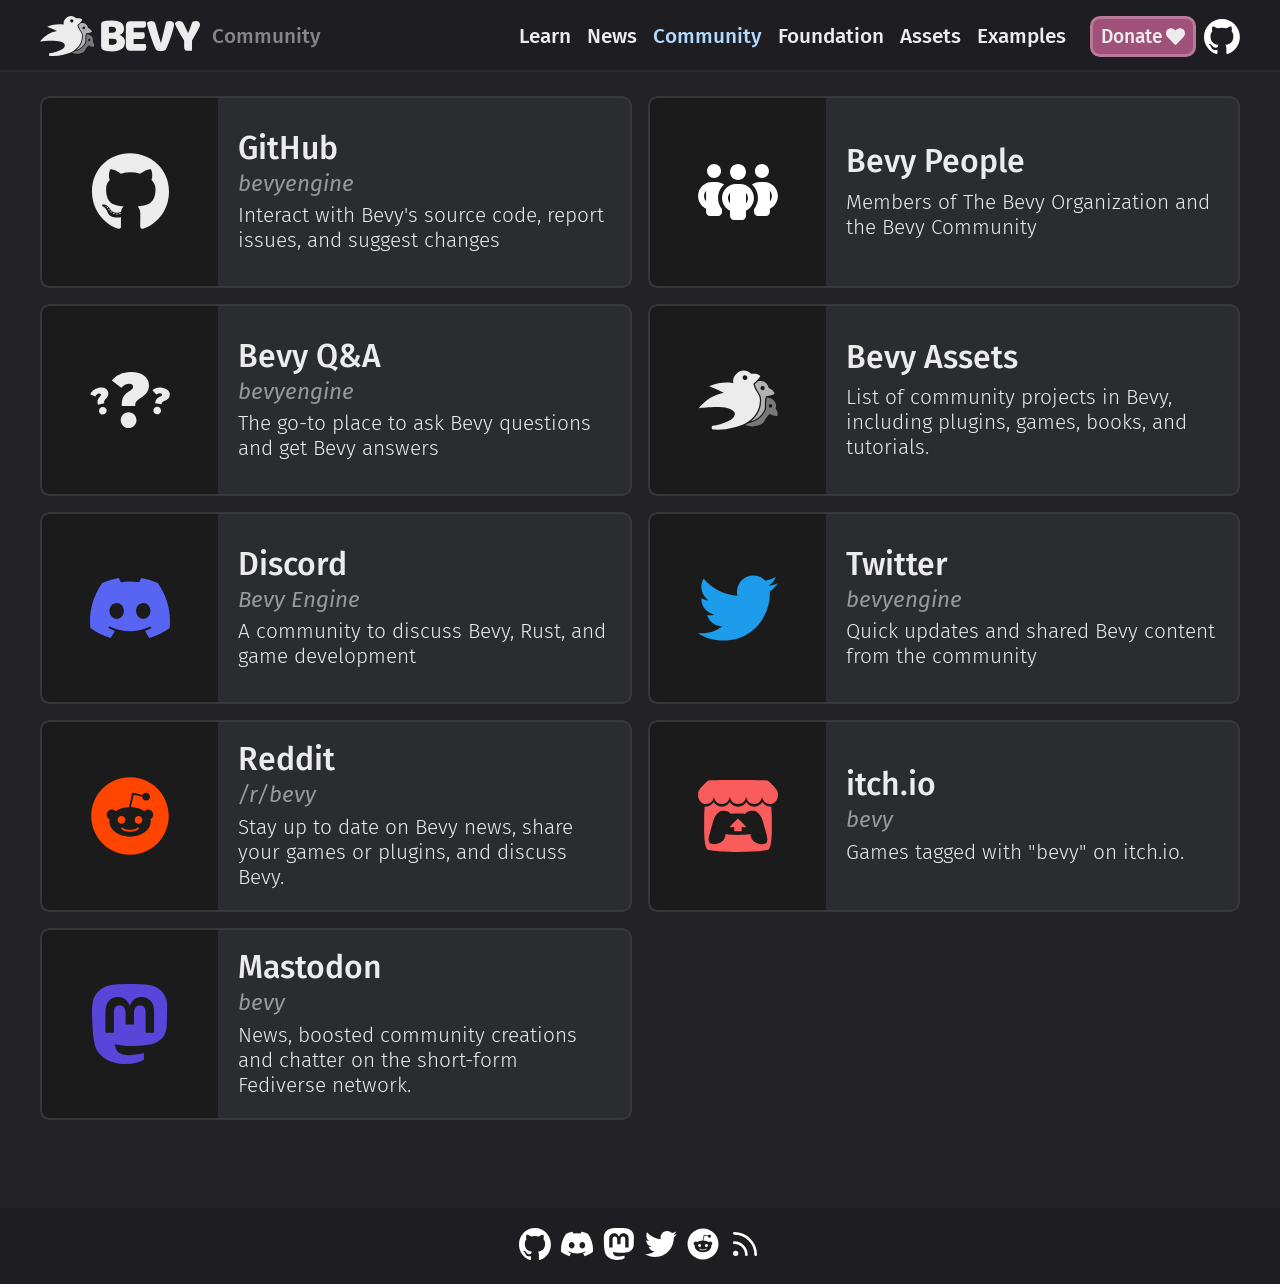
<file: community/index.html>
<!doctype html><html lang=en><head><meta charset=UTF-8><meta content="width=device-width,initial-scale=1" name=viewport><meta content="Bevy Community" property=og:title><meta content=website property=og:type><meta content=https://bevyengine.org//community/ property=og:url><meta content=https://bevyengine.org/assets/bevy_logo_fill.png property=og:image><meta content="Bevy is a refreshingly simple data-driven game engine built in Rust. It is free and open-source forever!" property=og:description><link rel="shortcut icon" href=/assets/favicon.png type=image/png><link href=/site.css rel=stylesheet><link href=/atom.xml rel=alternate type=application/atom+xml><title>Bevy Community</title><body><div class=layout><input class=hidden id=mobile-menu-state type=checkbox><header class="layout__header header print:hidden" data-mobile-menu-state-container><div class=header__content><label class=main-menu-backdrop for=mobile-menu-state></label><label class="header__hamburger button-square button-square--header" for=mobile-menu-state><img alt="Three horizontal lines stacked on top of eachother" height=16 src=/assets/icon-hamburger.svg width=20></label><div class=header__left-block><a class=header__logo href=/> <img alt="Bevy Engine" class=logo height=130 src=/assets/bevy_logo_dark.svg width=520> </a><div class=header__message>Community</div></div><nav class="header__menu main-menu" data-page-menu-switch-state-container role=navigation><div class=main-menu__header><a href=/> <img alt="Bevy Engine" class=logo height=130 src=/assets/bevy_logo_dark.svg width=520> </a><label class="button-square button-square--header" for=mobile-menu-state><img alt="A saltire or x-cross" height=16 src=/assets/icon-times.svg width=16></label></div><div class=main-menu__content><div class=main-menu__page-menu></div><ul class=main-menu__menu><li class="main-menu__entry main-menu__entry--getting-started"><a class=main-menu__link href=/learn/quick-start/getting-started> <span>Getting Started</span> </a><li class=main-menu__entry><a class=main-menu__link href=/learn> <span>Learn</span> </a><li class=main-menu__entry><a class=main-menu__link href=/news> <span>News</span> </a><li class=main-menu__entry><a class="main-menu__link main-menu__link--active" href=/community> <span>Community</span> </a><li class=main-menu__entry><a class=main-menu__link href=/foundation> <span>Foundation</span> </a><li class=main-menu__entry><a class=main-menu__link href=/assets> <span>Assets</span> </a><li class=main-menu__entry><a class=main-menu__link href=/examples> <span>Examples</span> </a></ul></div></nav><div class=header__cta-container><a class="button button--pink header__cta" href=/donate>Donate <img alt="heart icon" class=button__icon height=512 src=/assets/heart.svg width=512> </a><a class="header__cta header__cta--github" href=https://github.com/bevyengine/bevy> <img alt="GitHub repo" height=96 src=/assets/github-mark-white.svg width=98> </a></div></div></header><main class=layout__content><div class=container><div class="padded-content item-grid item-grid--two-cols"><a class=link-card href=https://github.com/bevyengine/bevy> <div class=link-card__img-wrapper><img alt="GitHub logo" class="link-card__img link-card__img--small" height=80 src=/assets/github.svg width=80></div> <div class=link-card__content><h2 class=link-card__title>GitHub</h2><div class=link-card__subtitle>bevyengine</div><p class=link-card__description>Interact with Bevy's source code, report issues, and suggest changes</div> </a><a class=link-card href=/community/people/> <div class=link-card__img-wrapper><img alt="People image" class="link-card__img link-card__img--small" height=80 src=/assets/people.svg width=80></div> <div class=link-card__content><h2 class=link-card__title>Bevy People</h2><p class=link-card__description>Members of The Bevy Organization and the Bevy Community</div> </a><a class=link-card href=https://github.com/bevyengine/bevy/discussions/categories/q-a> <div class=link-card__img-wrapper><img alt="Q and A logo" class="link-card__img link-card__img--small" height=80 src=/assets/q_and_a.svg width=80></div> <div class=link-card__content><h2 class=link-card__title>Bevy Q&A</h2><div class=link-card__subtitle>bevyengine</div><p class=link-card__description>The go-to place to ask Bevy questions and get Bevy answers</div> </a><a class=link-card href=/assets/> <div class=link-card__img-wrapper><img alt="Bevy logo" class="link-card__img link-card__img--small" height=80 src=/assets/bevy_icon_dark.svg width=80></div> <div class=link-card__content><h2 class=link-card__title>Bevy Assets</h2><p class=link-card__description>List of community projects in Bevy, including plugins, games, books, and tutorials.</div> </a><a class=link-card href=https://discord.gg/bevy> <div class=link-card__img-wrapper><img alt="Discord logo" class="link-card__img link-card__img--small" height=80 src=/assets/discord.svg width=80></div> <div class=link-card__content><h2 class=link-card__title>Discord</h2><div class=link-card__subtitle>Bevy Engine</div><p class=link-card__description>A community to discuss Bevy, Rust, and game development</div> </a><a class=link-card href=https://twitter.com/BevyEngine> <div class=link-card__img-wrapper><img alt="Twitter logo" class="link-card__img link-card__img--small" height=80 src=/assets/twitter.svg width=80></div> <div class=link-card__content><h2 class=link-card__title>Twitter</h2><div class=link-card__subtitle>bevyengine</div><p class=link-card__description>Quick updates and shared Bevy content from the community</div> </a><a class=link-card href=https://www.reddit.com/r/bevy/> <div class=link-card__img-wrapper><img alt="Reddit logo" class="link-card__img link-card__img--small" height=80 src=/assets/reddit.svg width=80></div> <div class=link-card__content><h2 class=link-card__title>Reddit</h2><div class=link-card__subtitle>/r/bevy</div><p class=link-card__description>Stay up to date on Bevy news, share your games or plugins, and discuss Bevy.</div> </a><a class=link-card href=https://itch.io/games/tag-bevy> <div class=link-card__img-wrapper><img alt="itch.io logo" class="link-card__img link-card__img--small" height=80 src=/assets/itchio-textless.svg width=80></div> <div class=link-card__content><h2 class=link-card__title>itch.io</h2><div class=link-card__subtitle>bevy</div><p class=link-card__description>Games tagged with "bevy" on itch.io.</div> </a><a class=link-card href=https://mastodon.social/@bevy> <div class=link-card__img-wrapper><img alt="Mastodon logo" class="link-card__img link-card__img--small" height=80 src=/assets/mastodon-logo-purple.svg width=80></div> <div class=link-card__content><h2 class=link-card__title>Mastodon</h2><div class=link-card__subtitle>bevy</div><p class=link-card__description>News, boosted community creations and chatter on the short-form Fediverse network.</div> </a></div></div></main><footer class=print:hidden><div class=footer__social-container><a class=footer__social href=https://github.com/bevyengine/bevy> <img alt="Bevy engine's GitHub repo" height=32 src=/assets/github-mark-white.svg width=32> </a><a class=footer__social href=https://discord.gg/bevy> <img alt="Bevy Discord server" height=32 src=/assets/discord.svg width=32> </a><a class=footer__social href=https://mastodon.social/@bevy> <img alt="Bevy Mastodon account" height=32 src=/assets/mastodon-logo-purple.svg width=32> </a><a class=footer__social href=https://twitter.com/BevyEngine> <img alt="Bevy Twitter account" height=32 src=/assets/twitter.svg width=32> </a><a class=footer__social href=https://www.reddit.com/r/bevy/> <img alt="Bevy subreddit" height=32 src=/assets/reddit.svg width=32> </a><a class=footer__social href=/atom.xml> <img alt="Bevy news feed" height=32 src=/assets/feed.svg width=32> </a></div></footer></div><script>const search_params=new URLSearchParams(window.location.search);if(search_params.has(`show_drafts`)||document.cookie.indexOf(`show_drafts`)>=0){let a=`show_drafts`;if(search_params.get(a)===`0`){document.cookie=`show_drafts=;path=/;expires=Thu, 01 Jan 1970 00:00:00 UTC`}else{document.cookie=`show_drafts=1;path=/`;document.body.classList.add(a)}}</script>
</file>
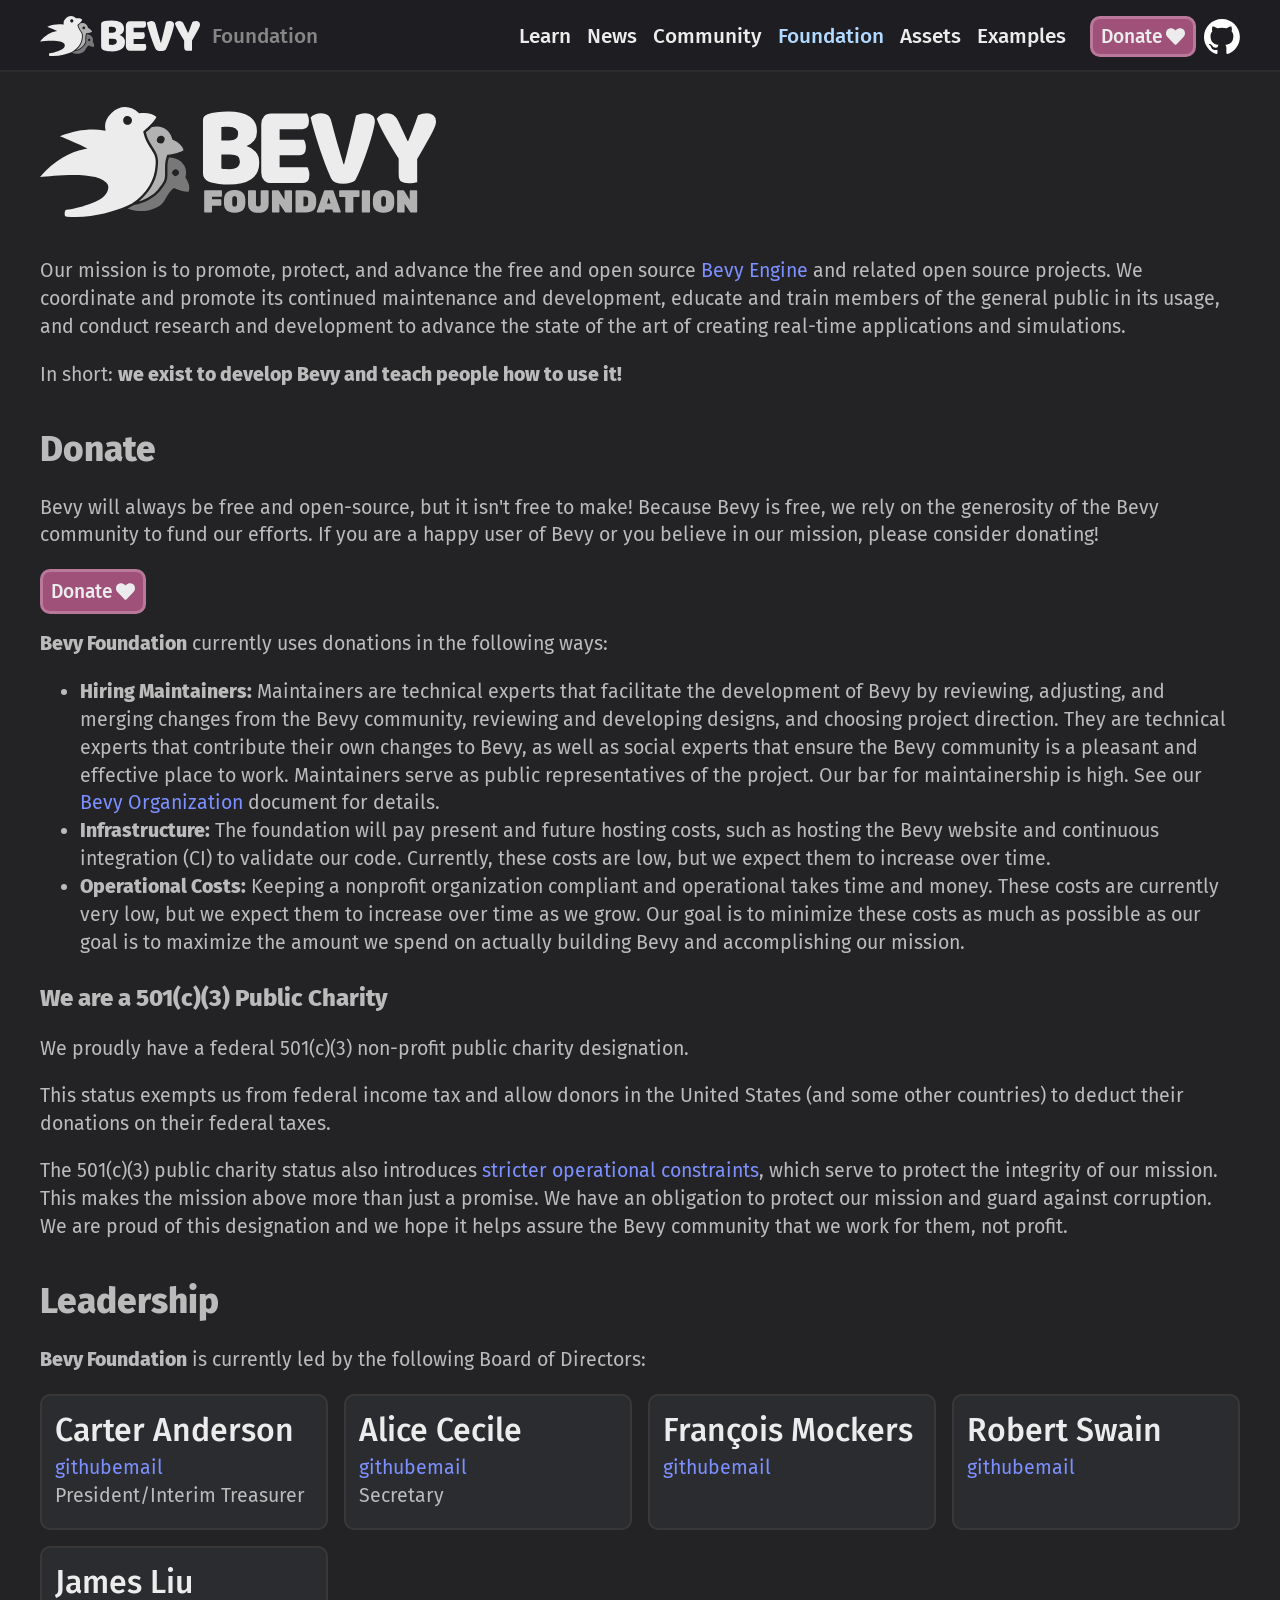
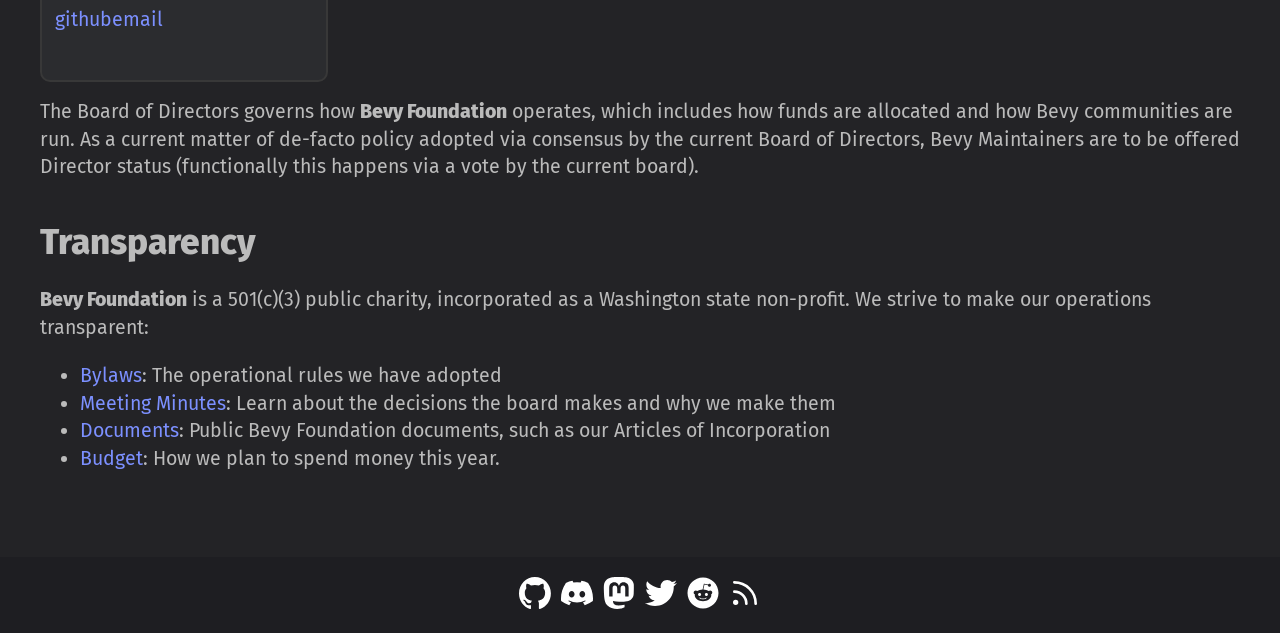
<file: foundation/index.html>
<!doctype html><html lang=en><head><meta charset=UTF-8><meta content="width=device-width,initial-scale=1" name=viewport><meta content="Bevy Foundation" property=og:title><meta content=website property=og:type><meta content=https://bevyengine.org//foundation/ property=og:url><meta content=https://bevyengine.org/assets/bevy_logo_fill.png property=og:image><meta content="Bevy is a refreshingly simple data-driven game engine built in Rust. It is free and open-source forever!" property=og:description><link rel="shortcut icon" href=/assets/favicon.png type=image/png><link href=/site.css rel=stylesheet><link href=/atom.xml rel=alternate type=application/atom+xml><title>Bevy Foundation</title><body><div class=layout><input class=hidden id=mobile-menu-state type=checkbox><header class="layout__header header print:hidden" data-mobile-menu-state-container><div class=header__content><label class=main-menu-backdrop for=mobile-menu-state></label><label class="header__hamburger button-square button-square--header" for=mobile-menu-state><img alt="Three horizontal lines stacked on top of eachother" height=16 src=/assets/icon-hamburger.svg width=20></label><div class=header__left-block><a class=header__logo href=/> <img alt="Bevy Engine" class=logo height=130 src=/assets/bevy_logo_dark.svg width=520> </a><div class=header__message>Foundation</div></div><nav class="header__menu main-menu" data-page-menu-switch-state-container role=navigation><div class=main-menu__header><a href=/> <img alt="Bevy Engine" class=logo height=130 src=/assets/bevy_logo_dark.svg width=520> </a><label class="button-square button-square--header" for=mobile-menu-state><img alt="A saltire or x-cross" height=16 src=/assets/icon-times.svg width=16></label></div><div class=main-menu__content><div class=main-menu__page-menu></div><ul class=main-menu__menu><li class="main-menu__entry main-menu__entry--getting-started"><a class=main-menu__link href=/learn/quick-start/getting-started> <span>Getting Started</span> </a><li class=main-menu__entry><a class=main-menu__link href=/learn> <span>Learn</span> </a><li class=main-menu__entry><a class=main-menu__link href=/news> <span>News</span> </a><li class=main-menu__entry><a class=main-menu__link href=/community> <span>Community</span> </a><li class=main-menu__entry><a class="main-menu__link main-menu__link--active" href=/foundation> <span>Foundation</span> </a><li class=main-menu__entry><a class=main-menu__link href=/assets> <span>Assets</span> </a><li class=main-menu__entry><a class=main-menu__link href=/examples> <span>Examples</span> </a></ul></div></nav><div class=header__cta-container><a class="button button--pink header__cta" href=/donate>Donate <img alt="heart icon" class=button__icon height=512 src=/assets/heart.svg width=512> </a><a class="header__cta header__cta--github" href=https://github.com/bevyengine/bevy> <img alt="GitHub repo" height=96 src=/assets/github-mark-white.svg width=98> </a></div></div></header><main class=layout__content><div class=container><div class=media-content><img alt="Bevy Foundation Logo" class=foundation-logo src=/assets/bevy_foundation.svg><p>Our mission is to promote, protect, and advance the free and open source <a href=/>Bevy Engine</a> and related open source projects. We coordinate and promote its continued maintenance and development, educate and train members of the general public in its usage, and conduct research and development to advance the state of the art of creating real-time applications and simulations.<p>In short: <b>we exist to develop Bevy and teach people how to use it!</b><h2>Donate</h2><p>Bevy will always be free and open-source, but it isn't free to make! Because Bevy is free, we rely on the generosity of the Bevy community to fund our efforts. If you are a happy user of Bevy or you believe in our mission, please consider donating!<div style=margin-bottom:1rem><a class="button button--pink header__cta" href=/donate>Donate <img alt="heart icon" class=button__icon src=/assets/heart.svg></a></div><b>Bevy Foundation</b> currently uses donations in the following ways: <ul><li><b>Hiring Maintainers:</b> Maintainers are technical experts that facilitate the development of Bevy by reviewing, adjusting, and merging changes from the Bevy community, reviewing and developing designs, and choosing project direction. They are technical experts that contribute their own changes to Bevy, as well as social experts that ensure the Bevy community is a pleasant and effective place to work. Maintainers serve as public representatives of the project. Our bar for maintainership is high. See our <a href=https://bevyengine.org/learn/contribute/project-information/bevy-organization/#maintainer>Bevy Organization</a> document for details.<li><b>Infrastructure:</b> The foundation will pay present and future hosting costs, such as hosting the Bevy website and continuous integration (CI) to validate our code. Currently, these costs are low, but we expect them to increase over time.<li><b>Operational Costs:</b> Keeping a nonprofit organization compliant and operational takes time and money. These costs are currently very low, but we expect them to increase over time as we grow. Our goal is to minimize these costs as much as possible as our goal is to maximize the amount we spend on actually building Bevy and accomplishing our mission.</ul><h3>We are a 501(c)(3) Public Charity</h3><p>We proudly have a federal 501(c)(3) non-profit public charity designation.<p>This status exempts us from federal income tax and allow donors in the United States (and some other countries) to deduct their donations on their federal taxes.<p>The 501(c)(3) public charity status also introduces <a href=https://www.501c3.org/what-is-a-501c3/>stricter operational constraints</a>, which serve to protect the integrity of our mission. This makes the mission above more than just a promise. We have an obligation to protect our mission and guard against corruption. We are proud of this designation and we hope it helps assure the Bevy community that we work for them, not profit.<h2>Leadership</h2><p><b>Bevy Foundation</b> is currently led by the following Board of Directors:<div class="item-grid item-grid--multi-cols"><div class="card director-card" onclick="location.href='https://github.com/cart';"><div class="card-text media-content card-dense"><div class=card-title><div>Carter Anderson</div></div><a href=https://github.com/cart>github</a><a href=mailto:cart@bevyengine.org>email</a><div>President/Interim Treasurer</div></div></div><div class="card director-card" onclick="location.href='https://github.com/alice-i-cecile'"><div class="card-text media-content card-dense"><div class=card-title><div>Alice Cecile</div></div><a href=https://github.com/alice-i-cecile>github</a><a href=mailto:alice@bevyengine.org>email</a><div>Secretary</div></div></div><div class="card director-card" onclick="location.href='https://github.com/mockersf'"><div class="card-text media-content card-dense"><div class=card-title><div>François Mockers</div></div><a href=https://github.com/mockersf>github</a><a href=mailto:francois@bevyengine.org>email</a></div></div><div class="card director-card" onclick="location.href='https://github.com/superdump'"><div class="card-text media-content card-dense"><div class=card-title><div>Robert Swain</div></div><a href=https://github.com/superdump>github</a><a href=mailto:rob@bevyengine.org>email</a></div></div><div class="card director-card" onclick="location.href='https://github.com/james7132'"><div class="card-text media-content card-dense"><div class=card-title><div>James Liu</div></div><a href=https://github.com/james7132>github</a><a href=mailto:james@bevyengine.org>email</a></div></div></div><div style=margin-top:1rem>The Board of Directors governs how <b>Bevy Foundation</b> operates, which includes how funds are allocated and how Bevy communities are run. As a current matter of de-facto policy adopted via consensus by the current Board of Directors, Bevy Maintainers are to be offered Director status (functionally this happens via a vote by the current board).</div><h2>Transparency</h2><p><b>Bevy Foundation</b> is a 501(c)(3) public charity, incorporated as a Washington state non-profit. We strive to make our operations transparent:<ul><li><a href=/foundation/bylaws>Bylaws</a>: The operational rules we have adopted<li><a href=/foundation/meeting-minutes>Meeting Minutes</a>: Learn about the decisions the board makes and why we make them<li><a href="https://drive.google.com/drive/u/0/folders/1Q_vdAaI0tsWZdcddL9lDicDZhjPl79s9?ths=true">Documents</a>: Public Bevy Foundation documents, such as our Articles of Incorporation<li><a href=/foundation/budget>Budget</a>: How we plan to spend money this year.</ul></div></div></main><footer class=print:hidden><div class=footer__social-container><a class=footer__social href=https://github.com/bevyengine/bevy> <img alt="Bevy engine's GitHub repo" height=32 src=/assets/github-mark-white.svg width=32> </a><a class=footer__social href=https://discord.gg/bevy> <img alt="Bevy Discord server" height=32 src=/assets/discord.svg width=32> </a><a class=footer__social href=https://mastodon.social/@bevy> <img alt="Bevy Mastodon account" height=32 src=/assets/mastodon-logo-purple.svg width=32> </a><a class=footer__social href=https://twitter.com/BevyEngine> <img alt="Bevy Twitter account" height=32 src=/assets/twitter.svg width=32> </a><a class=footer__social href=https://www.reddit.com/r/bevy/> <img alt="Bevy subreddit" height=32 src=/assets/reddit.svg width=32> </a><a class=footer__social href=/atom.xml> <img alt="Bevy news feed" height=32 src=/assets/feed.svg width=32> </a></div></footer></div><script>const search_params=new URLSearchParams(window.location.search);if(search_params.has(`show_drafts`)||document.cookie.indexOf(`show_drafts`)>=0){let a=`show_drafts`;if(search_params.get(a)===`0`){document.cookie=`show_drafts=;path=/;expires=Thu, 01 Jan 1970 00:00:00 UTC`}else{document.cookie=`show_drafts=1;path=/`;document.body.classList.add(a)}}</script>
</file>
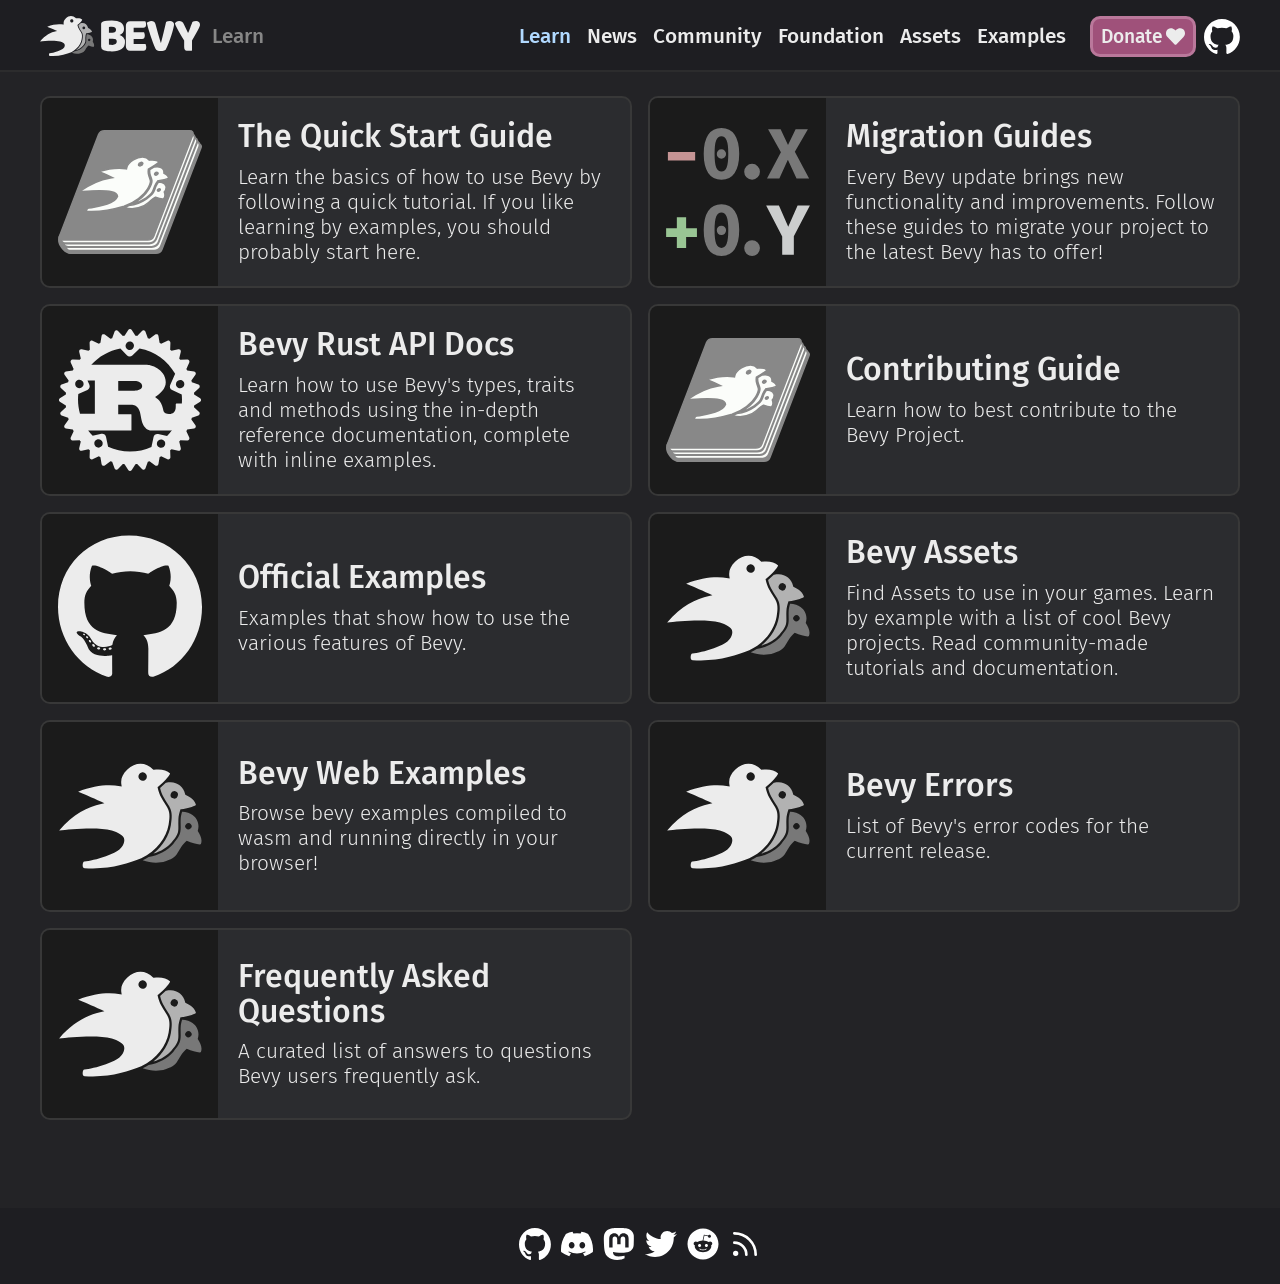
<file: learn/index.html>
<!doctype html><html lang=en><head><meta charset=UTF-8><meta content="width=device-width,initial-scale=1" name=viewport><meta content="Learn Bevy" property=og:title><meta content=website property=og:type><meta content=https://bevyengine.org//learn/ property=og:url><meta content=https://bevyengine.org/assets/bevy_logo_fill.png property=og:image><meta content="Bevy is a refreshingly simple data-driven game engine built in Rust. It is free and open-source forever!" property=og:description><link rel="shortcut icon" href=/assets/favicon.png type=image/png><link href=/site.css rel=stylesheet><link href=/atom.xml rel=alternate type=application/atom+xml><title>Learn Bevy</title><body><div class=layout><input class=hidden id=mobile-menu-state type=checkbox><header class="layout__header header print:hidden" data-mobile-menu-state-container><div class=header__content><label class=main-menu-backdrop for=mobile-menu-state></label><label class="header__hamburger button-square button-square--header" for=mobile-menu-state><img alt="Three horizontal lines stacked on top of eachother" height=16 src=/assets/icon-hamburger.svg width=20></label><div class=header__left-block><a class=header__logo href=/> <img alt="Bevy Engine" class=logo height=130 src=/assets/bevy_logo_dark.svg width=520> </a><div class=header__message>Learn</div></div><nav class="header__menu main-menu" data-page-menu-switch-state-container role=navigation><div class=main-menu__header><a href=/> <img alt="Bevy Engine" class=logo height=130 src=/assets/bevy_logo_dark.svg width=520> </a><label class="button-square button-square--header" for=mobile-menu-state><img alt="A saltire or x-cross" height=16 src=/assets/icon-times.svg width=16></label></div><div class=main-menu__content><div class=main-menu__page-menu></div><ul class=main-menu__menu><li class="main-menu__entry main-menu__entry--getting-started"><a class=main-menu__link href=/learn/quick-start/getting-started> <span>Getting Started</span> </a><li class=main-menu__entry><a class="main-menu__link main-menu__link--active" href=/learn> <span>Learn</span> </a><li class=main-menu__entry><a class=main-menu__link href=/news> <span>News</span> </a><li class=main-menu__entry><a class=main-menu__link href=/community> <span>Community</span> </a><li class=main-menu__entry><a class=main-menu__link href=/foundation> <span>Foundation</span> </a><li class=main-menu__entry><a class=main-menu__link href=/assets> <span>Assets</span> </a><li class=main-menu__entry><a class=main-menu__link href=/examples> <span>Examples</span> </a></ul></div></nav><div class=header__cta-container><a class="button button--pink header__cta" href=/donate>Donate <img alt="heart icon" class=button__icon height=512 src=/assets/heart.svg width=512> </a><a class="header__cta header__cta--github" href=https://github.com/bevyengine/bevy> <img alt="GitHub repo" height=96 src=/assets/github-mark-white.svg width=98> </a></div></div></header><main class=layout__content><div class=container><div class="padded-content item-grid item-grid--two-cols"><a class=link-card href=/learn/quick-start/introduction> <div class=link-card__img-wrapper><img alt="Bevy book" class=link-card__img height=190 src=/assets/book.svg width=180></div> <div class=link-card__content><h2 class=link-card__title>The Quick Start Guide</h2><p class=link-card__description>Learn the basics of how to use Bevy by following a quick tutorial. If you like learning by examples, you should probably start here.</div> </a><a class=link-card href=/learn/migration-guides/introduction> <div class=link-card__img-wrapper><img alt="Versions diff" class=link-card__img height=190 src=/assets/migration-guides.svg width=180></div> <div class=link-card__content><h2 class=link-card__title>Migration Guides</h2><p class=link-card__description>Every Bevy update brings new functionality and improvements. Follow these guides to migrate your project to the latest Bevy has to offer!</div> </a><a class=link-card href=https://docs.rs/bevy> <div class=link-card__img-wrapper><img alt="Rust logo" class=link-card__img height=190 src=/assets/rust-logo-light.svg width=180></div> <div class=link-card__content><h2 class=link-card__title>Bevy Rust API Docs</h2><p class=link-card__description>Learn how to use Bevy's types, traits and methods using the in-depth reference documentation, complete with inline examples.</div> </a><a class=link-card href=/learn/contribute/introduction> <div class=link-card__img-wrapper><img alt="A slanted book" class=link-card__img height=190 src=/assets/book.svg width=180></div> <div class=link-card__content><h2 class=link-card__title>Contributing Guide</h2><p class=link-card__description>Learn how to best contribute to the Bevy Project.</div> </a><a class=link-card href=https://github.com/bevyengine/bevy/tree/latest/examples#examples> <div class=link-card__img-wrapper><img alt="GitHub logo" class=link-card__img height=190 src=/assets/github.svg width=180></div> <div class=link-card__content><h2 class=link-card__title>Official Examples</h2><p class=link-card__description>Examples that show how to use the various features of Bevy.</div> </a><a class=link-card href=/assets> <div class=link-card__img-wrapper><img alt="Bevy logo" class=link-card__img height=190 src=/assets/bevy_icon_dark.svg width=180></div> <div class=link-card__content><h2 class=link-card__title>Bevy Assets</h2><p class=link-card__description>Find Assets to use in your games. Learn by example with a list of cool Bevy projects. Read community-made tutorials and documentation.</div> </a><a class=link-card href=/examples> <div class=link-card__img-wrapper><img alt="Bevy logo" class=link-card__img height=190 src=/assets/bevy_icon_dark.svg width=180></div> <div class=link-card__content><h2 class=link-card__title>Bevy Web Examples</h2><p class=link-card__description>Browse bevy examples compiled to wasm and running directly in your browser!</div> </a><a class=link-card href=/learn/errors/introduction> <div class=link-card__img-wrapper><img alt="Bevy logo" class=link-card__img height=190 src=/assets/bevy_icon_dark.svg width=180></div> <div class=link-card__content><h2 class=link-card__title>Bevy Errors</h2><p class=link-card__description>List of Bevy's error codes for the current release.</div> </a><a class=link-card href=/faq> <div class=link-card__img-wrapper><img alt="Bevy logo" class=link-card__img height=190 src=/assets/bevy_icon_dark.svg width=180></div> <div class=link-card__content><h2 class=link-card__title>Frequently Asked Questions</h2><p class=link-card__description>A curated list of answers to questions Bevy users frequently ask.</div> </a></div></div></main><footer class=print:hidden><div class=footer__social-container><a class=footer__social href=https://github.com/bevyengine/bevy> <img alt="Bevy engine's GitHub repo" height=32 src=/assets/github-mark-white.svg width=32> </a><a class=footer__social href=https://discord.gg/bevy> <img alt="Bevy Discord server" height=32 src=/assets/discord.svg width=32> </a><a class=footer__social href=https://mastodon.social/@bevy> <img alt="Bevy Mastodon account" height=32 src=/assets/mastodon-logo-purple.svg width=32> </a><a class=footer__social href=https://twitter.com/BevyEngine> <img alt="Bevy Twitter account" height=32 src=/assets/twitter.svg width=32> </a><a class=footer__social href=https://www.reddit.com/r/bevy/> <img alt="Bevy subreddit" height=32 src=/assets/reddit.svg width=32> </a><a class=footer__social href=/atom.xml> <img alt="Bevy news feed" height=32 src=/assets/feed.svg width=32> </a></div></footer></div><script>const search_params=new URLSearchParams(window.location.search);if(search_params.has(`show_drafts`)||document.cookie.indexOf(`show_drafts`)>=0){let a=`show_drafts`;if(search_params.get(a)===`0`){document.cookie=`show_drafts=;path=/;expires=Thu, 01 Jan 1970 00:00:00 UTC`}else{document.cookie=`show_drafts=1;path=/`;document.body.classList.add(a)}}</script>
</file>
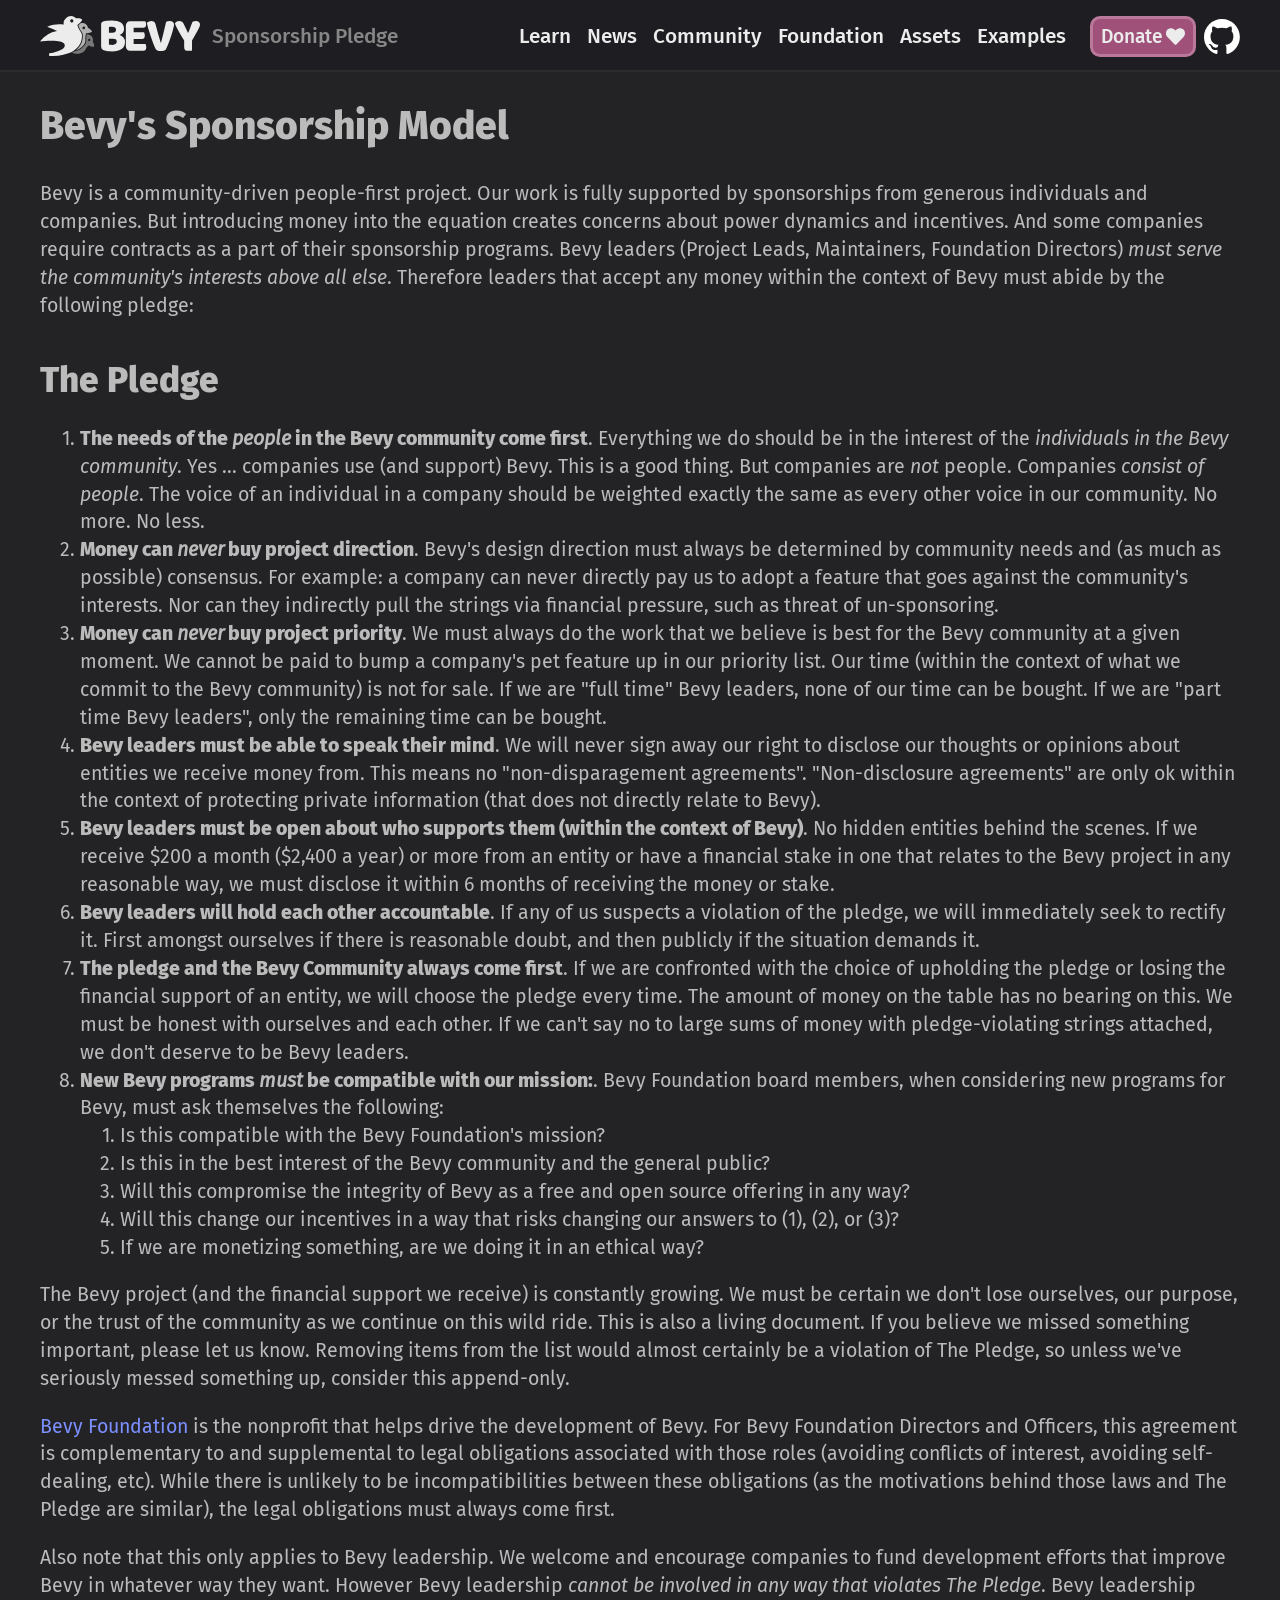
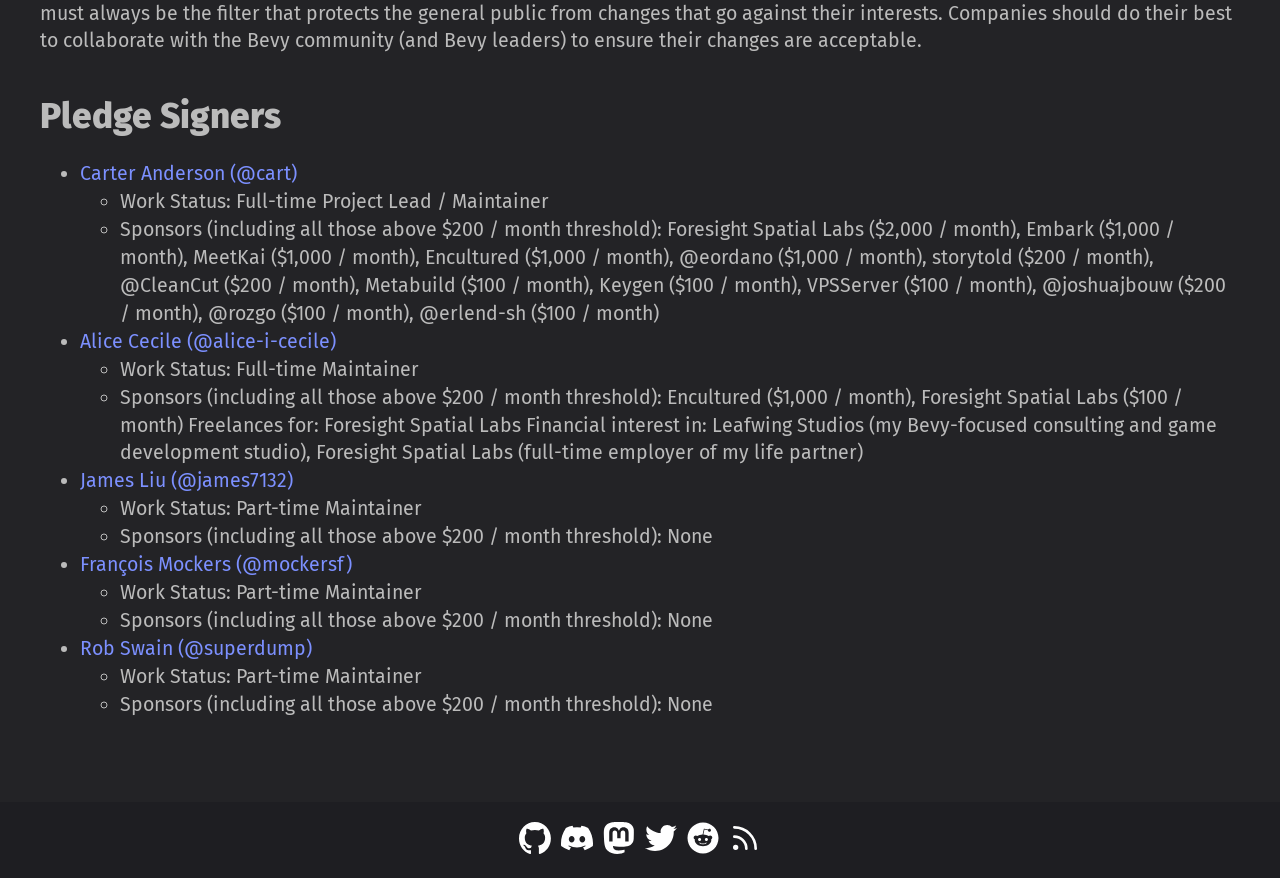
<file: sponsorship-pledge/index.html>
<!doctype html><html lang=en><head><meta charset=UTF-8><meta content="width=device-width,initial-scale=1" name=viewport><meta content="Bevy Sponsorship Pledge" property=og:title><meta content=website property=og:type><meta content=https://bevyengine.org//sponsorship-pledge/ property=og:url><meta content=https://bevyengine.org/assets/bevy_logo_fill.png property=og:image><meta content="Bevy is a refreshingly simple data-driven game engine built in Rust. It is free and open-source forever!" property=og:description><link rel="shortcut icon" href=/assets/favicon.png type=image/png><link href=/site.css rel=stylesheet><link href=/atom.xml rel=alternate type=application/atom+xml><title>Bevy Sponsorship Pledge</title><body><div class=layout><input class=hidden id=mobile-menu-state type=checkbox><header class="layout__header header print:hidden" data-mobile-menu-state-container><div class=header__content><label class=main-menu-backdrop for=mobile-menu-state></label><label class="header__hamburger button-square button-square--header" for=mobile-menu-state><img alt="Three horizontal lines stacked on top of eachother" height=16 src=/assets/icon-hamburger.svg width=20></label><div class=header__left-block><a class=header__logo href=/> <img alt="Bevy Engine" class=logo height=130 src=/assets/bevy_logo_dark.svg width=520> </a><div class=header__message>Sponsorship Pledge</div></div><nav class="header__menu main-menu" data-page-menu-switch-state-container role=navigation><div class=main-menu__header><a href=/> <img alt="Bevy Engine" class=logo height=130 src=/assets/bevy_logo_dark.svg width=520> </a><label class="button-square button-square--header" for=mobile-menu-state><img alt="A saltire or x-cross" height=16 src=/assets/icon-times.svg width=16></label></div><div class=main-menu__content><div class=main-menu__page-menu></div><ul class=main-menu__menu><li class="main-menu__entry main-menu__entry--getting-started"><a class=main-menu__link href=/learn/quick-start/getting-started> <span>Getting Started</span> </a><li class=main-menu__entry><a class=main-menu__link href=/learn> <span>Learn</span> </a><li class=main-menu__entry><a class=main-menu__link href=/news> <span>News</span> </a><li class=main-menu__entry><a class=main-menu__link href=/community> <span>Community</span> </a><li class=main-menu__entry><a class=main-menu__link href=/foundation> <span>Foundation</span> </a><li class=main-menu__entry><a class=main-menu__link href=/assets> <span>Assets</span> </a><li class=main-menu__entry><a class=main-menu__link href=/examples> <span>Examples</span> </a></ul></div></nav><div class=header__cta-container><a class="button button--pink header__cta" href=/donate>Donate <img alt="heart icon" class=button__icon height=512 src=/assets/heart.svg width=512> </a><a class="header__cta header__cta--github" href=https://github.com/bevyengine/bevy> <img alt="GitHub repo" height=96 src=/assets/github-mark-white.svg width=98> </a></div></div></header><main class=layout__content><div class=container><div class=media-content><h1>Bevy's Sponsorship Model</h1> Bevy is a community-driven people-first project. Our work is fully supported by sponsorships from generous individuals and companies. But introducing money into the equation creates concerns about power dynamics and incentives. And some companies require contracts as a part of their sponsorship programs. Bevy leaders (Project Leads, Maintainers, Foundation Directors) <i>must serve the community's interests above all else</i>. Therefore leaders that accept any money within the context of Bevy must abide by the following pledge: <h2>The Pledge</h2><ol><li><b>The needs of the <i>people</i> in the Bevy community come first</b>. Everything we do should be in the interest of the <i>individuals in the Bevy community</i>. Yes ... companies use (and support) Bevy. This is a good thing. But companies are <i>not</i> people. Companies <i>consist of people</i>. The voice of an individual in a company should be weighted exactly the same as every other voice in our community. No more. No less.<li><b>Money can <i>never</i> buy project direction</b>. Bevy's design direction must always be determined by community needs and (as much as possible) consensus. For example: a company can never directly pay us to adopt a feature that goes against the community's interests. Nor can they indirectly pull the strings via financial pressure, such as threat of un-sponsoring.<li><b>Money can <i>never</i> buy project priority</b>. We must always do the work that we believe is best for the Bevy community at a given moment. We cannot be paid to bump a company's pet feature up in our priority list. Our time (within the context of what we commit to the Bevy community) is not for sale. If we are "full time" Bevy leaders, none of our time can be bought. If we are "part time Bevy leaders", only the remaining time can be bought.<li><b>Bevy leaders must be able to speak their mind</b>. We will never sign away our right to disclose our thoughts or opinions about entities we receive money from. This means no "non-disparagement agreements". "Non-disclosure agreements" are only ok within the context of protecting private information (that does not directly relate to Bevy).<li><b>Bevy leaders must be open about who supports them (within the context of Bevy)</b>. No hidden entities behind the scenes. If we receive $200 a month ($2,400 a year) or more from an entity or have a financial stake in one that relates to the Bevy project in any reasonable way, we must disclose it within 6 months of receiving the money or stake.<li><b>Bevy leaders will hold each other accountable</b>. If any of us suspects a violation of the pledge, we will immediately seek to rectify it. First amongst ourselves if there is reasonable doubt, and then publicly if the situation demands it.<li><b>The pledge and the Bevy Community always come first</b>. If we are confronted with the choice of upholding the pledge or losing the financial support of an entity, we will choose the pledge every time. The amount of money on the table has no bearing on this. We must be honest with ourselves and each other. If we can't say no to large sums of money with pledge-violating strings attached, we don't deserve to be Bevy leaders.<li><b>New Bevy programs <i>must</i> be compatible with our mission:</b>. Bevy Foundation board members, when considering new programs for Bevy, must ask themselves the following: <ol><li>Is this compatible with the Bevy Foundation's mission?<li>Is this in the best interest of the Bevy community and the general public?<li>Will this compromise the integrity of Bevy as a free and open source offering in any way?<li>Will this change our incentives in a way that risks changing our answers to (1), (2), or (3)?<li>If we are monetizing something, are we doing it in an ethical way?</ol></ol><p>The Bevy project (and the financial support we receive) is constantly growing. We must be certain we don't lose ourselves, our purpose, or the trust of the community as we continue on this wild ride. This is also a living document. If you believe we missed something important, please let us know. Removing items from the list would almost certainly be a violation of The Pledge, so unless we've seriously messed something up, consider this append-only.<p><a href=/foundation>Bevy Foundation</a> is the nonprofit that helps drive the development of Bevy. For Bevy Foundation Directors and Officers, this agreement is complementary to and supplemental to legal obligations associated with those roles (avoiding conflicts of interest, avoiding self-dealing, etc). While there is unlikely to be incompatibilities between these obligations (as the motivations behind those laws and The Pledge are similar), the legal obligations must always come first.<p>Also note that this only applies to Bevy leadership. We welcome and encourage companies to fund development efforts that improve Bevy in whatever way they want. However Bevy leadership <i>cannot be involved in any way that violates The Pledge</i>. Bevy leadership must always be the filter that protects the general public from changes that go against their interests. Companies should do their best to collaborate with the Bevy community (and Bevy leaders) to ensure their changes are acceptable.<h2>Pledge Signers</h2><ul><li><a href=https://github.com/sponsors/cart>Carter Anderson (@cart)</a> <ul><li>Work Status: Full-time Project Lead / Maintainer<li>Sponsors (including all those above $200 / month threshold): Foresight Spatial Labs ($2,000 / month), Embark ($1,000 / month), MeetKai ($1,000 / month), Encultured ($1,000 / month), @eordano ($1,000 / month), storytold ($200 / month), @CleanCut ($200 / month), Metabuild ($100 / month), Keygen ($100 / month), VPSServer ($100 / month), @joshuajbouw ($200 / month), @rozgo ($100 / month), @erlend-sh ($100 / month)</ul><li><a href=https://github.com/sponsors/alice-i-cecile>Alice Cecile (@alice-i-cecile)</a> <ul><li>Work Status: Full-time Maintainer<li>Sponsors (including all those above $200 / month threshold): Encultured ($1,000 / month), Foresight Spatial Labs ($100 / month) Freelances for: Foresight Spatial Labs Financial interest in: Leafwing Studios (my Bevy-focused consulting and game development studio), Foresight Spatial Labs (full-time employer of my life partner)</ul><li><a href=https://github.com/sponsors/james7132>James Liu (@james7132)</a> <ul><li>Work Status: Part-time Maintainer<li>Sponsors (including all those above $200 / month threshold): None</ul><li><a href=https://github.com/sponsors/mockersf>François Mockers (@mockersf)</a> <ul><li>Work Status: Part-time Maintainer<li>Sponsors (including all those above $200 / month threshold): None</ul><li><a href=https://github.com/superdump>Rob Swain (@superdump)</a> <ul><li>Work Status: Part-time Maintainer<li>Sponsors (including all those above $200 / month threshold): None</ul></ul></div></div></main><footer class=print:hidden><div class=footer__social-container><a class=footer__social href=https://github.com/bevyengine/bevy> <img alt="Bevy engine's GitHub repo" height=32 src=/assets/github-mark-white.svg width=32> </a><a class=footer__social href=https://discord.gg/bevy> <img alt="Bevy Discord server" height=32 src=/assets/discord.svg width=32> </a><a class=footer__social href=https://mastodon.social/@bevy> <img alt="Bevy Mastodon account" height=32 src=/assets/mastodon-logo-purple.svg width=32> </a><a class=footer__social href=https://twitter.com/BevyEngine> <img alt="Bevy Twitter account" height=32 src=/assets/twitter.svg width=32> </a><a class=footer__social href=https://www.reddit.com/r/bevy/> <img alt="Bevy subreddit" height=32 src=/assets/reddit.svg width=32> </a><a class=footer__social href=/atom.xml> <img alt="Bevy news feed" height=32 src=/assets/feed.svg width=32> </a></div></footer></div><script>const search_params=new URLSearchParams(window.location.search);if(search_params.has(`show_drafts`)||document.cookie.indexOf(`show_drafts`)>=0){let a=`show_drafts`;if(search_params.get(a)===`0`){document.cookie=`show_drafts=;path=/;expires=Thu, 01 Jan 1970 00:00:00 UTC`}else{document.cookie=`show_drafts=1;path=/`;document.body.classList.add(a)}}</script>
</file>
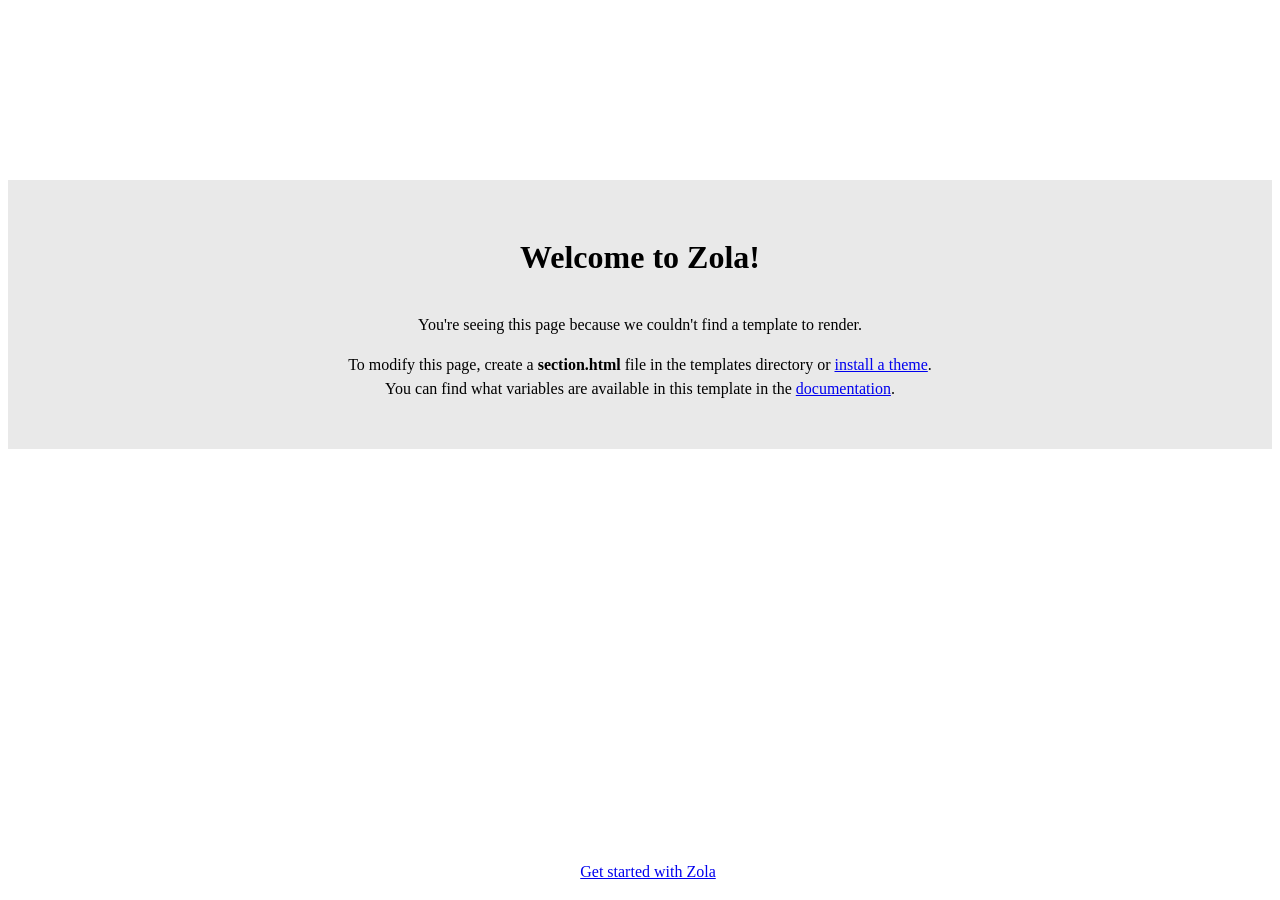
<file: assets/apps/index.html>
<html><head><title>Zola</title><body><div class=container><h1>Welcome to Zola!</h1><p>You're seeing this page because we couldn't find a template to render.<p>To modify this page, create a <b>section.html</b> file in the templates directory or <a href=https://www.getzola.org/documentation/themes/installing-and-using-themes/ target=_blank>install a theme</a>. <br> You can find what variables are available in this template in the <a href=https://www.getzola.org/documentation/templates/pages-sections/#section-variables target=_blank>documentation</a>.</div><footer><a href=https://www.getzola.org/documentation/getting-started/cli-usage/ target=_blank>Get started with Zola</a></footer><style>html{line-height:1.5}h1{margin-bottom:2rem}.container{text-align:center;background:#e9e9e9;margin-top:20vh;padding:2rem;font-family:"sans-serif"}footer{text-align:center;width:100%;position:fixed;bottom:1rem}</style>
</file>
